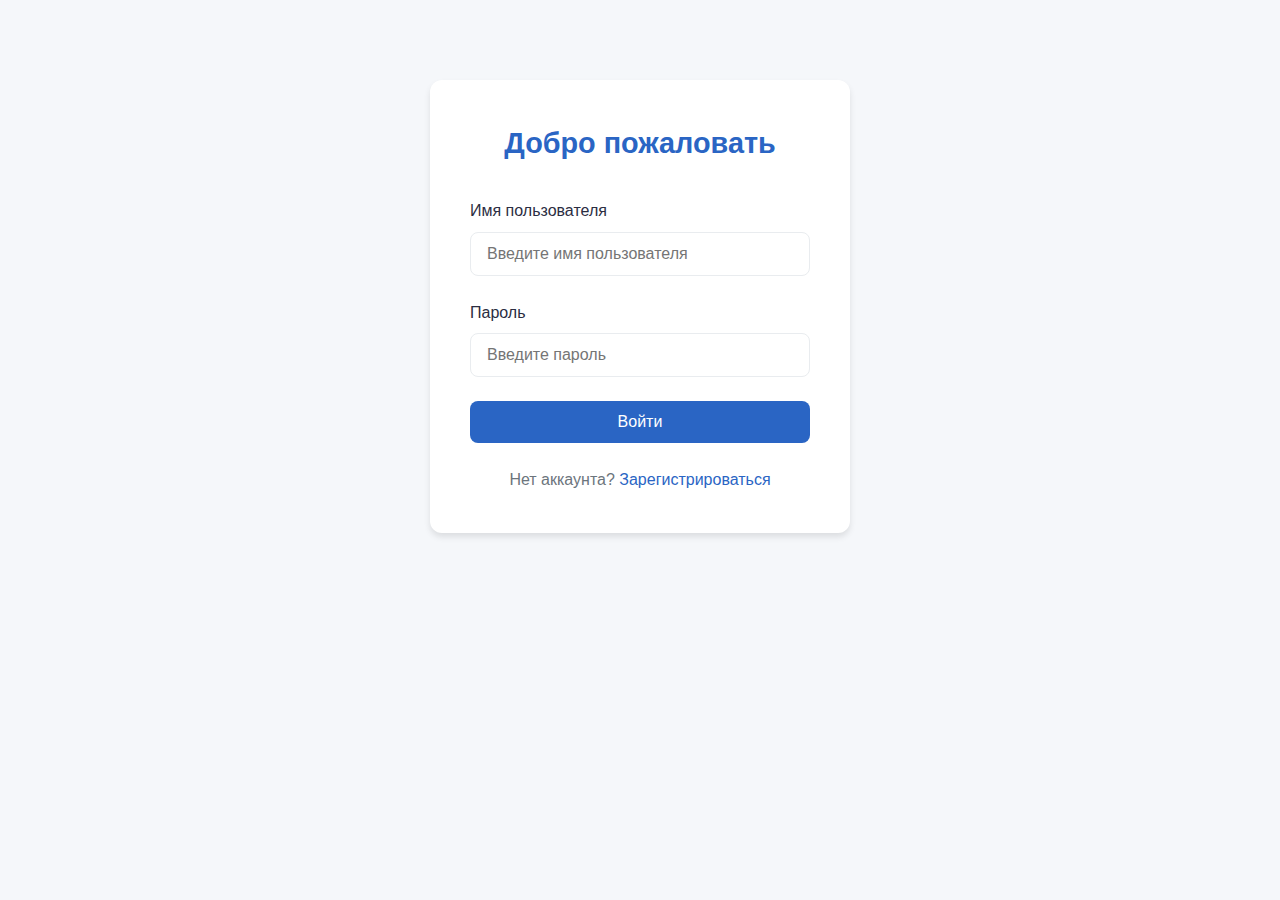
<file: src/main/resources/public/dashboard/index.html>
<!DOCTYPE html>
<html lang="ru">
<head>
    <meta charset="UTF-8">
    <meta name="viewport" content="width=device-width, initial-scale=1.0">
    <title>Dashboard | Система управления тестированием</title>
    <link rel="stylesheet" href="../css/dashboard.css">
</head>
<body>
    <header class="header">
        <div class="container">
            <h1>Система управления тестированием</h1>
            <button id="logoutBtn" class="logout-btn" >Выйти</button>
        </div>
    </header>
    
    <main class="container">
        <div class="tabs">
            <button class="tab-btn active" data-tab="projects">Проекты</button>
            <button class="tab-btn" data-tab="releases">Релизы</button>
            <button class="tab-btn" data-tab="test-plans">Тест-планы</button>
            <button class="tab-btn" data-tab="test-cycles">Тест-циклы</button>
            <button class="tab-btn" data-tab="test-cases">Тест-кейсы</button>
        </div>
        
        <div class="tab-content active" id="projects-tab">
            <button id="createProjectBtn" class="btn btn-primary">Создать проект</button>
            <div id="projectsList" class="items-list"></div>
        </div>
        
        <div class="tab-content" id="releases-tab">
            <button id="createReleaseBtn" class="btn btn-primary">Создать релиз</button>
            <div id="releasesList" class="items-list"></div>
        </div>
        
        <div class="tab-content" id="test-plans-tab">
            <button id="createTestPlanBtn" class="btn btn-primary">Создать тест-план</button>
            <div id="testPlansList" class="items-list"></div>
        </div>
        
        <div class="tab-content" id="test-cycles-tab">
            <button id="createTestCycleBtn" class="btn btn-primary">Создать тест-цикл</button>
            <div id="testCyclesList" class="items-list"></div>
        </div>
        
        <div class="tab-content" id="test-cases-tab">
            <button id="createTestCaseBtn" class="btn btn-primary">Создать тест-кейс</button>
            <div id="testCasesList" class="items-list"></div>
        </div>
    </main>
    
    <!-- Модальные окна для создания сущностей -->
    <div id="modalOverlay" class="modal-overlay" style="display: none;">
        <div class="modal">
            <div class="modal-header">
                <h3 id="modalTitle">Создать</h3>
                <button class="close-btn">&times;</button>
            </div>
            <div class="modal-body" id="modalFormContainer">
                <!-- Формы будут подгружаться динамически -->
            </div>
        </div>
    </div>
    
    <script type="module" src="../js/dashboard.js"></script>
</body>
</html>
</file>
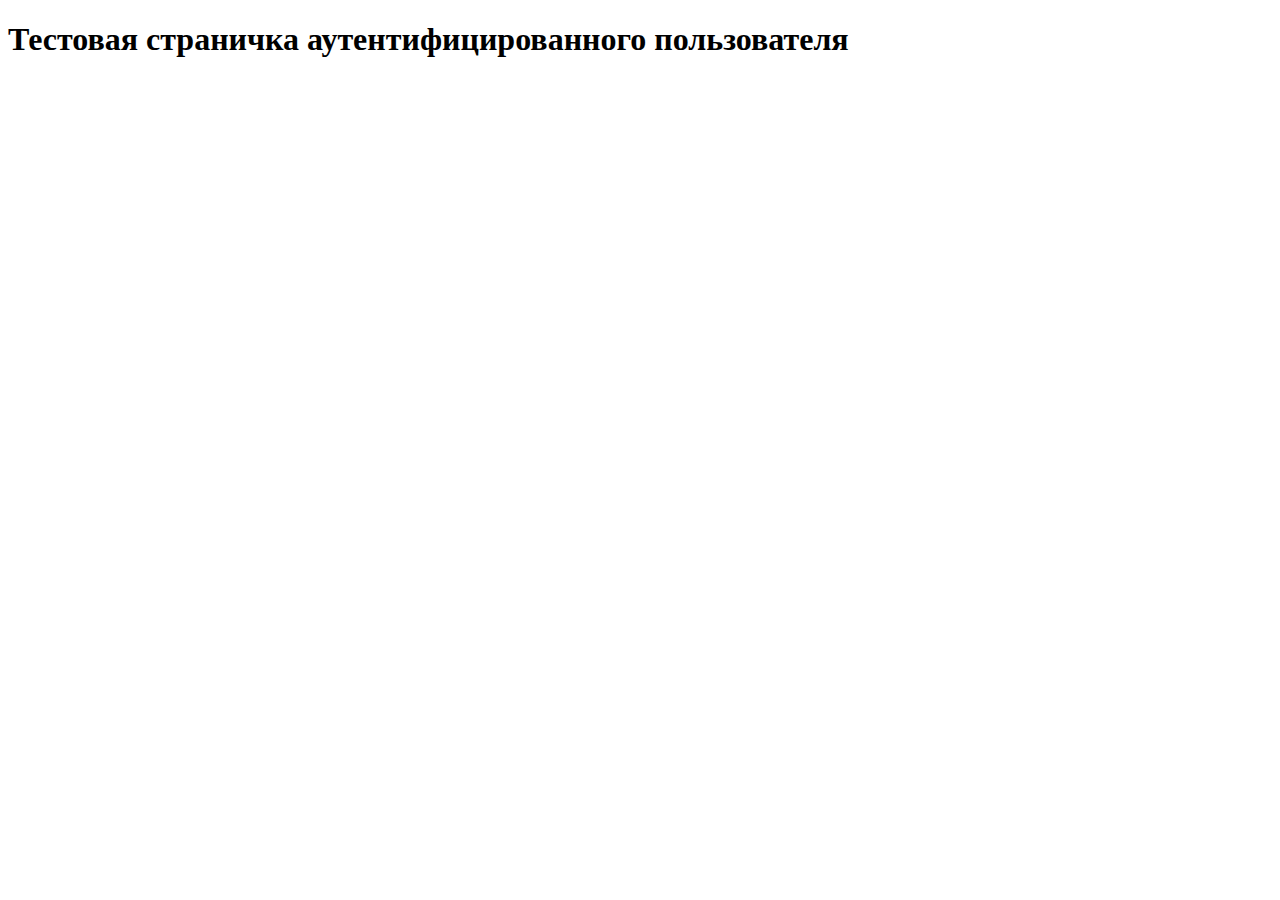
<file: src/main/resources/public/authenticated.html>
<!DOCTYPE html>
<html lang="en">
<head>
    <meta charset="UTF-8">
    <title>Привет, аутентифицированный пользователь!</title>
</head>
<body>
<h1>Тестовая страничка аутентифицированного пользователя</h1>
</body>
</html>
</file>
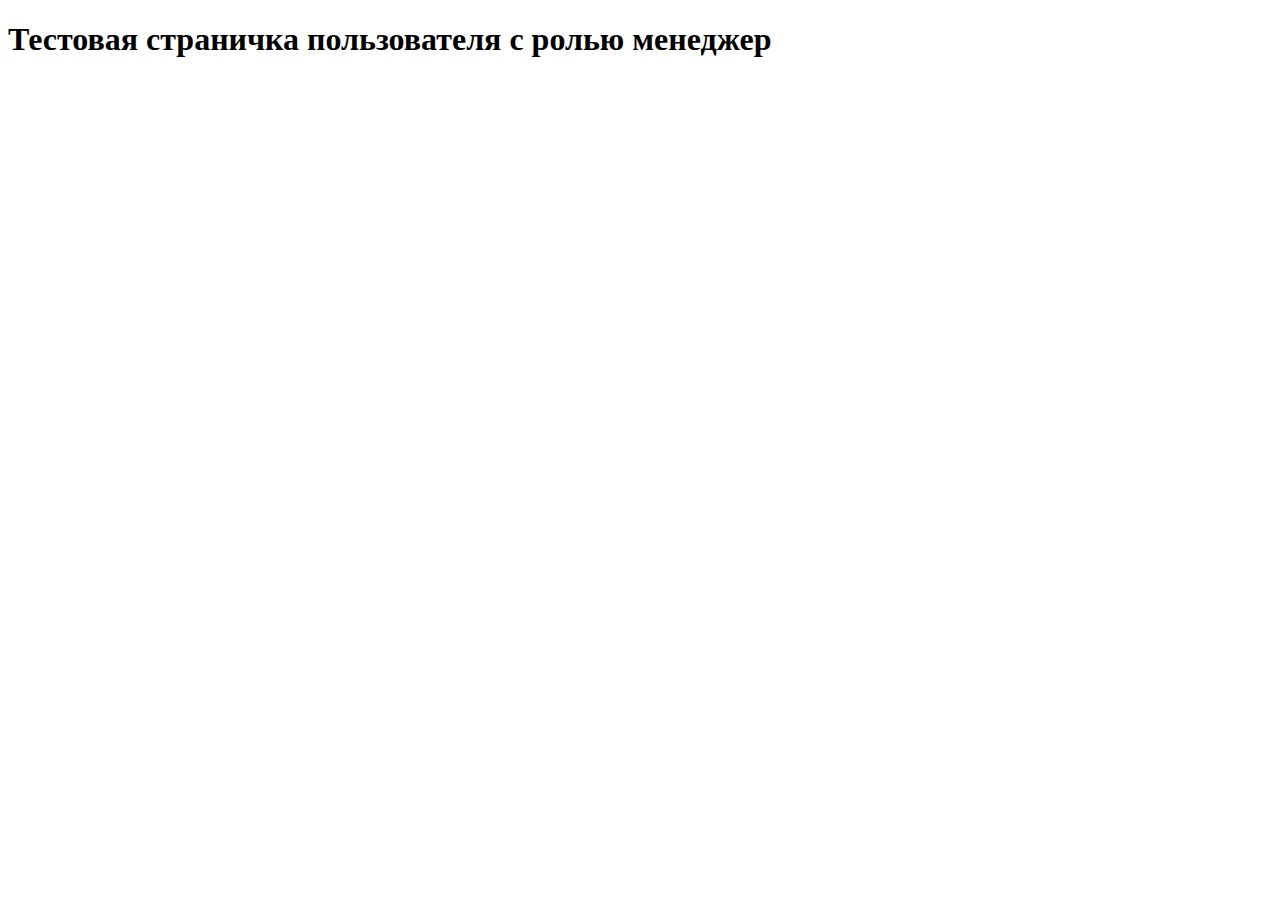
<file: src/main/resources/public/manager.html>
<!DOCTYPE html>
<html lang="en">
<head>
    <meta charset="UTF-8">
    <title>Привет, пользователь с ролью менеджер!</title>
</head>
<body>
<h1>Тестовая страничка пользователя с ролью менеджер</h1>
</body>
</html>
</file>
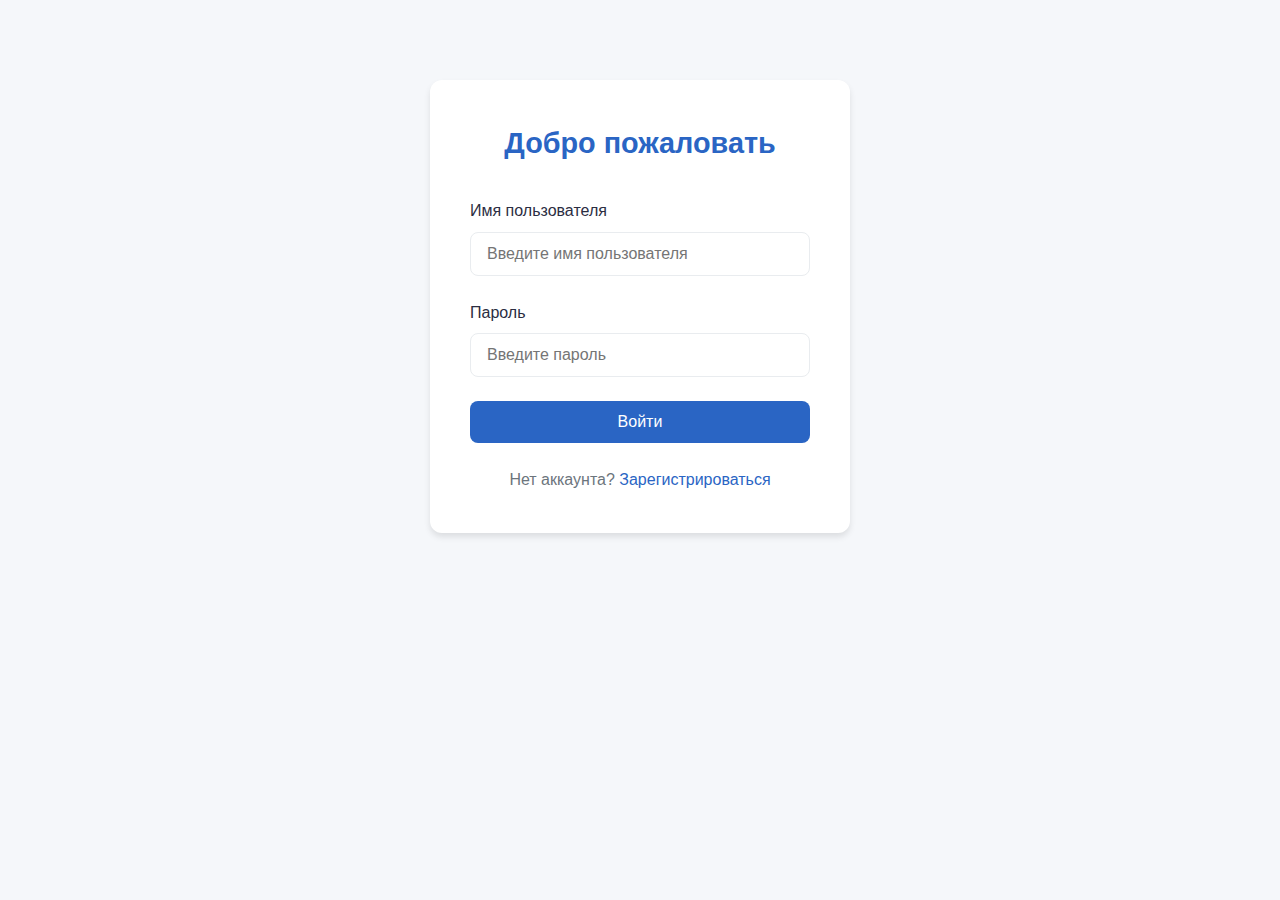
<file: src/main/resources/public/auth/login.html>
<!DOCTYPE html>
<html lang="ru">
<head>
    <meta charset="UTF-8">
    <meta name="viewport" content="width=device-width, initial-scale=1.0">
    <title>Вход | Система управления тестированием</title>
    <link rel="stylesheet" href="../css/auth.css">
</head>
<body>
    <div class="auth-container">
        <div class="auth-header">
            <h2>Добро пожаловать</h2>
            <!-- <p>Введите свои данные для входа в систему</p> -->
        </div>
        
        <form id="loginForm">
            <div class="form-group">
                <label for="username">Имя пользователя</label>
                <input type="text" id="username" class="form-control" placeholder="Введите имя пользователя" required>
            </div>
            
            <div class="form-group">
                <label for="password">Пароль</label>
                <input type="password" id="password" class="form-control" placeholder="Введите пароль" required>
            </div>
            
            <button type="submit" class="btn btn-primary" id="loginBtn">
                <span id="loginText">Войти</span>
            </button>
            
            <div id="errorMessage" class="message error-message" style="display: none;"></div>
        </form>
        
        <div class="auth-footer">
            Нет аккаунта? <a href="register.html">Зарегистрироваться</a>
        </div>
    </div>
    
    <script src="../js/auth/login.js"></script>
</body>
</html>
</file>
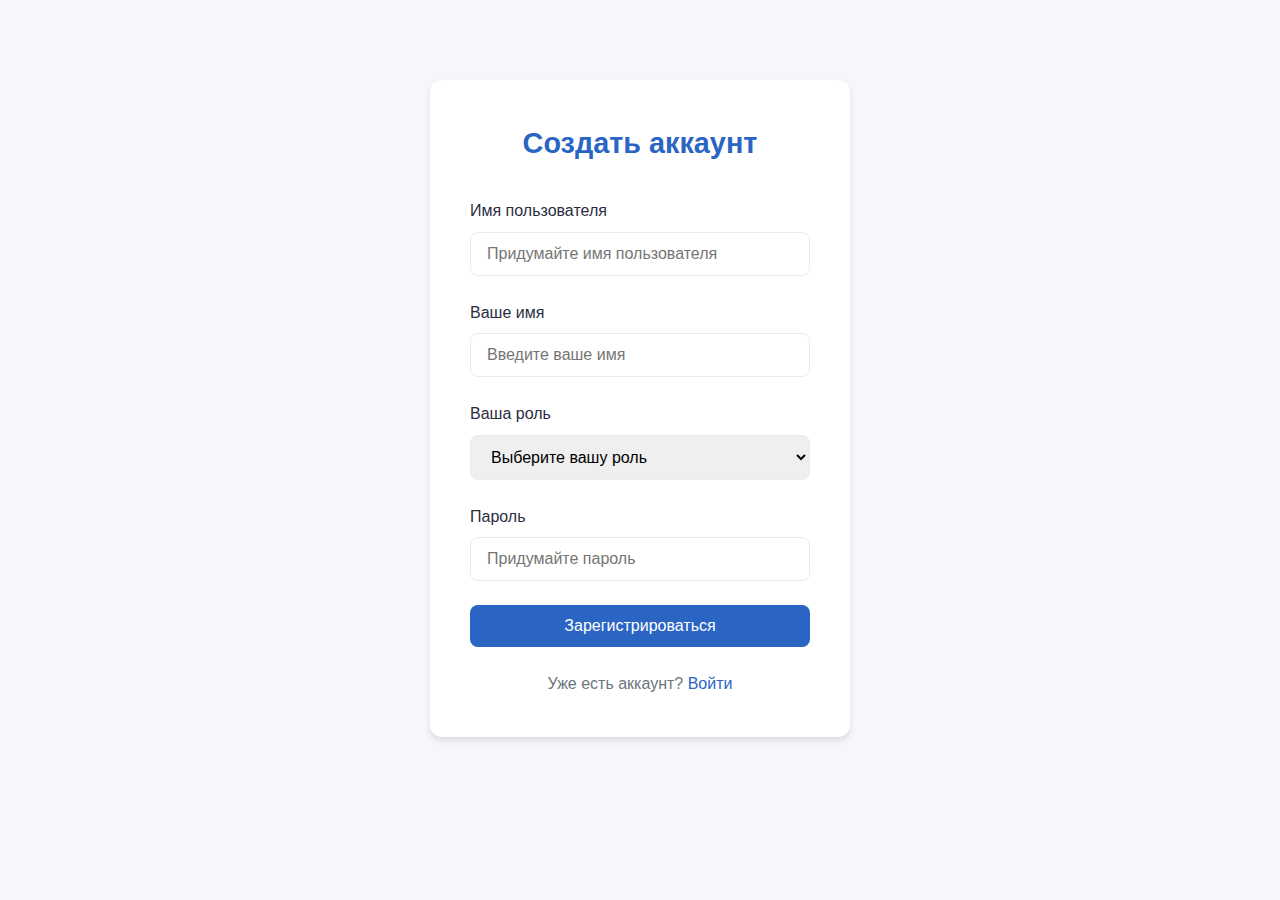
<file: src/main/resources/public/auth/register.html>
<!DOCTYPE html>
<html lang="ru">
<head>
    <meta charset="UTF-8">
    <meta name="viewport" content="width=device-width, initial-scale=1.0">
    <title>Регистрация | Система управления тестированием</title>
    <link rel="stylesheet" href="../css/auth.css">
</head>
<body>
    <div class="auth-container">
        <div class="auth-header">
            <h2>Создать аккаунт</h2>
            <!-- <p>Заполните форму для регистрации</p> -->
        </div>
        
        <form id="registerForm">
            <div class="form-group">
                <label for="username">Имя пользователя</label>
                <input type="text" id="username" class="form-control" placeholder="Придумайте имя пользователя" required>
            </div>
            
            <div class="form-group">
                <label for="name">Ваше имя</label>
                <input type="text" id="name" class="form-control" placeholder="Введите ваше имя" required>
            </div>

            <div class="form-group">
                <label for="role">Ваша роль</label>
                <select id="role" class="form-control" required>
                    <option value="" disabled selected>Выберите вашу роль</option>
                    <option value="ROLE_TEST_MANAGER">Руководитель тестирования</option>
                    <option value="ROLE_TESTER">Тестировщик</option>
                    <option value="ROLE_TEST_ANALYST">Аналитик</option>
                </select>
            </div>

            <div class="form-group">
                <label for="password">Пароль</label>
                <input type="password" id="password" class="form-control" placeholder="Придумайте пароль" required>
            </div>
            
            <button type="submit" class="btn btn-primary" id="registerBtn">
                <span id="registerText">Зарегистрироваться</span>
            </button>
            
            <div id="errorMessage" class="message error-message" style="display: none;"></div>
            <div id="successMessage" class="message success-message" style="display: none;"></div>
        </form>
        
        <div class="auth-footer">
            Уже есть аккаунт? <a href="login.html">Войти</a>
        </div>
    </div>
    
    <script src="../js/auth/register.js"></script>
</body>
</html>
</file>
<file: src/main/resources/public/css/dashboard.css>
/* Общие стили */
body {
    font-family: 'Segoe UI', Tahoma, Geneva, Verdana, sans-serif;
    margin: 0;
    padding: 0;
    background-color: #f5f5f5;
    color: #333;
}

.container {
    max-width: 1200px;
    margin: 0 auto;
    padding: 20px;
}

.header {
    background-color: #2c3e50;
    color: white;
    padding: 15px 0;
    box-shadow: 0 2px 5px rgba(0,0,0,0.1);
}

.header .container {
    display: flex;
    justify-content: space-between;
    align-items: center;
}

.logout-btn {
    background-color: #3498db;
    color: white;
    border: none;
    padding: 8px 15px;
    border-radius: 4px;
    cursor: pointer;
    transition: background-color 0.3s;
}

.logout-btn:hover {
    background-color: #2980b9;
}

/* Табы */
.tabs {
    display: flex;
    margin-bottom: 20px;
    border-bottom: 1px solid #ddd;
}

.tab-btn {
    padding: 10px 20px;
    background: none;
    border: none;
    border-bottom: 3px solid transparent;
    cursor: pointer;
    font-size: 16px;
    transition: all 0.3s;
}

.tab-btn.active {
    border-bottom: 3px solid #3498db;
    color: #3498db;
    font-weight: bold;
}

.tab-btn:hover:not(.active) {
    background-color: #f0f0f0;
}

.tab-content {
    display: none;
}

.tab-content.active {
    display: block;
}

/* Карточки элементов */
.items-list {
    display: grid;
    grid-template-columns: repeat(auto-fill, minmax(300px, 1fr));
    gap: 20px;
    margin-top: 20px;
}

.item-card {
    background-color: white;
    border-radius: 8px;
    padding: 20px;
    box-shadow: 0 2px 5px rgba(0,0,0,0.1);
    transition: transform 0.3s, box-shadow 0.3s;
}

.item-card.active{
    background-color: rgb(196, 239, 205);
    border-radius: 8px;
    padding: 20px;
    box-shadow: 0 2px 5px rgba(0,0,0,0.1);
    transition: transform 0.3s, box-shadow 0.3s;
}

.item-card:hover {
    transform: translateY(-5px);
    box-shadow: 0 5px 15px rgba(0,0,0,0.1);
}

.item-card h4 {
    margin-top: 0;
    color: #2c3e50;
}

.item-actions {
    display: flex;
    gap: 10px;
    margin-top: 15px;
}

/* Кнопки */
.btn {
    padding: 8px 15px;
    border: none;
    border-radius: 4px;
    cursor: pointer;
    font-size: 14px;
    transition: background-color 0.3s;
}

.btn-primary {
    background-color: #3498db;
    color: white;
}

.btn-primary:hover {
    background-color: #2980b9;
}

.btn-edit {
    background-color: #f39c12;
    color: white;
}

.btn-edit:hover {
    background-color: #d35400;
}

.btn-delete {
    background-color: #e74c3c;
    color: white;
}

.btn-delete:hover {
    background-color: #c0392b;
}

.btn-steps {
    background-color: #2ecc71;
    color: white;
}

.btn-steps:hover {
    background-color: #27ae60;
}

/* Модальное окно */
.modal-overlay {
    position: fixed;
    top: 0;
    left: 0;
    right: 0;
    bottom: 0;
    background-color: rgba(0,0,0,0.5);
    display: none;
    justify-content: center;
    align-items: center;
    z-index: 1000;
}

.modal {
    background-color: white;
    border-radius: 8px;
    width: 90%;
    max-width: 500px;
    max-height: 90vh;
    overflow-y: auto;
    box-shadow: 0 5px 15px rgba(0,0,0,0.3);
}

.modal-header {
    padding: 15px 20px;
    border-bottom: 1px solid #eee;
    display: flex;
    justify-content: space-between;
    align-items: center;
}

.modal-header h3 {
    margin: 0;
}

.close-btn {
    background: none;
    border: none;
    font-size: 24px;
    cursor: pointer;
    color: #7f8c8d;
}

.modal-body {
    padding: 20px;
}

/* Формы */
.form-group {
    margin-bottom: 15px;
}

.form-group label {
    display: block;
    margin-bottom: 5px;
    font-weight: bold;
}

.form-control {
    width: 100%;
    padding: 8px 10px;
    border: 1px solid #ddd;
    border-radius: 4px;
    font-size: 14px;
    box-sizing: border-box;
}

textarea.form-control {
    min-height: 100px;
    resize: vertical;
}

/* Шаги тест-кейса */
.steps-container {
    margin-bottom: 20px;
}

.step-card {
    background-color: #f9f9f9;
    border-radius: 6px;
    padding: 15px;
    margin-bottom: 15px;
}

.step-card h5 {
    margin-top: 0;
    color: #3498db;
}

.step-actions {
    display: flex;
    gap: 10px;
    margin-top: 10px;
}

.btn-edit-step {
    background-color: #f39c12;
    color: white;
    padding: 5px 10px;
    font-size: 12px;
}

.btn-delete-step {
    background-color: #e74c3c;
    color: white;
    padding: 5px 10px;
    font-size: 12px;
}

/* Уведомления */
.toast {
    position: fixed;
    bottom: 20px;
    right: 20px;
    padding: 15px 20px;
    border-radius: 4px;
    color: white;
    animation: slideIn 0.3s, fadeOut 0.5s 2.5s forwards;
    z-index: 1001;
}

.toast-success {
    background-color: #2ecc71;
}

.toast-error {
    background-color: #e74c3c;
}

@keyframes slideIn {
    from { transform: translateX(100%); }
    to { transform: translateX(0); }
}

@keyframes fadeOut {
    from { opacity: 1; }
    to { opacity: 0; }
}

/* Адаптивность */
@media (max-width: 768px) {
    .items-list {
        grid-template-columns: 1fr;
    }
    
    .tabs {
        overflow-x: auto;
        white-space: nowrap;
        padding-bottom: 5px;
    }
    
    .tab-btn {
        padding: 10px 15px;
    }
}

.management-container {
    max-height: 60vh;
    overflow-y: auto;
    margin-bottom: 20px;
}

.item-selectable {
    display: flex;
    justify-content: space-between;
    align-items: center;
    padding: 10px;
    border: 1px solid #ddd;
    border-radius: 4px;
    background-color: #f9f9f9;
}

.item-selectable.selected {
    background-color: #e6f7ff;
    border-color: #91d5ff;
}

.btn-toggle {
    margin-left: 10px;
}

.btn-add {
    background-color: #52c41a;
    color: white;
}

.btn-remove {
    background-color: #f5222d;
    color: white;
}

.btn-manage-cycles {
    background-color: #2fa5c9;
    color: white;
}

.btn-manage-cycles:hover {
    background-color: #407c8e;
}

.btn-manage-cases {
    background-color: #2fa5c9;
    color: white;
}

.btn-manage-cases:hover {
    background-color: #407c8e;
}

/* Стили для выполнения тестов */
.execution-controls {
    display: flex;
    gap: 20px;
    margin-bottom: 20px;
}

.execute-form {
    display: flex;
    gap: 10px;
    flex: 1;
}

.execute-form select {
    flex: 1;
}

.history-buttons {
    display: flex;
    gap: 10px;
    margin-bottom: 20px;
}

/* Стили для статистики */
.statistics-filters {
    display: flex;
    gap: 10px;
    margin-bottom: 20px;
}

.statistics-container {
    margin-top: 20px;
}

.statistics-cards {
    display: grid;
    grid-template-columns: repeat(auto-fill, minmax(200px, 1fr));
    gap: 20px;
    margin-bottom: 30px;
}

.statistic-card {
    background: #fff;
    border-radius: 8px;
    padding: 15px;
    box-shadow: 0 2px 4px rgba(0,0,0,0.1);
}

.progress-bar {
    height: 10px;
    background: #e9ecef;
    border-radius: 5px;
    overflow: hidden;
}

.progress-fill {
    height: 100%;
    background: #4CAF50;
    width: 0%;
    transition: width 0.3s ease;
}

.execution-history {
  width: 100%;
  max-width: 100%;
  display: flex;
  flex-direction: column;
  gap: 20px;
  margin-top: 20px;
}

.items-list-execution {
  width: 100%;
  display: flex;
  flex-direction: column;
  gap: 15px;
}

.execution-card, .cycle-execution-card {
  width: 100%;
  box-sizing: border-box;
  border: 1px solid #e0e0e0;
  border-radius: 8px;
  padding: 15px;
  background: white;
  box-shadow: 0 2px 4px rgba(0,0,0,0.1);
}

.card-header {
  display: flex;
  justify-content: space-between;
  margin-bottom: 10px;
  font-weight: bold;
  border-bottom: 1px solid #eee;
  padding-bottom: 8px;
}

.execution-info {
  display: flex;
  justify-content: space-between;
  margin-bottom: 10px;
  font-size: 0.9em;
  color: #666;
}

.execution-status {
  display: flex;
  justify-content: space-between;
  align-items: center;
}

.state {
  padding: 3px 8px;
  border-radius: 4px;
  font-size: 0.8em;
  font-weight: bold;
  text-transform: uppercase;
}

.result {
  font-style: italic;
  color: #555;
}

.execution-stats {
  display: grid;
  grid-template-columns: repeat(5, 1fr);
  gap: 8px;
  margin-top: 10px;
}

.stat {
  text-align: center;
  padding: 5px;
  border-radius: 4px;
}

.stat .count {
  font-weight: bold;
  display: block;
}

.stat .label {
  font-size: 0.7em;
  opacity: 0.8;
}

/* Цвета статусов */
.status-passed { background-color: #e8f5e9; }
.status-failed { background-color: #ffebee; }
.status-blocked { background-color: #fff8e1; }
.status-skipped { background-color: #f5f5f5; }
.status-not_executed { background-color: #e0e0e0; }
.status-in_progress { background-color: #e3f2fd; }

.passed { background-color: #e8f5e9; color: #2e7d32; }
.failed { background-color: #ffebee; color: #c62828; }
.not-executed { background-color: #e0e0e0; color: #424242; }
.skipped { background-color: #f5f5f5; color: #616161; }
.blocked { background-color: #fff8e1; color: #ff8f00; }

.error {
  color: #d32f2f;
  padding: 10px;
  background: #ffebee;
  border-radius: 4px;
}

.no-data {
  color: #666;
  font-style: italic;
}

/* Стили для статистики */
.statistics-filters {
    display: flex;
    gap: 10px;
    margin-bottom: 20px;
    align-items: center;
}

.statistics-container {
    margin-top: 20px;
}

.statistics-grid {
    display: grid;
    grid-template-columns: repeat(auto-fill, minmax(200px, 1fr));
    gap: 20px;
    margin-bottom: 30px;
}

.statistic-card {
    background: #fff;
    border-radius: 8px;
    padding: 15px;
    box-shadow: 0 2px 4px rgba(0,0,0,0.1);
}

.statistic-card h4 {
    margin-top: 0;
    margin-bottom: 10px;
    font-size: 16px;
    color: #555;
}

.statistic-card p {
    font-size: 24px;
    font-weight: bold;
    margin: 10px 0;
    color: #333;
}

.progress-bar {
    height: 10px;
    background: #e9ecef;
    border-radius: 5px;
    overflow: hidden;
}

.progress-fill {
    height: 100%;
    width: 0%;
    transition: width 0.3s ease;
}

.chart-container {
    position: relative;
    height: 300px;
    width: 100%;
    max-width: 600px;
    margin: 20px auto;
}

#statisticsChart {
    width: 100% !important;
    height: 100% !important;
}

/* Стили для модальных окон выполнения */
#executeTestCaseModal .modal,
#executeTestCycleModal .modal {
    max-width: 600px;
    width: 90%;
}

#executeTestCycleModal .form-group {
    margin-bottom: 15px;
}

#executeTestCycleModal input[type="number"] {
    width: 100%;
    padding: 8px;
    border: 1px solid #ddd;
    border-radius: 4px;
}

#requirementId {
    margin-bottom: 5px;
}

#requirementId option {
    padding: 5px;
    border-bottom: 1px solid #eee;
}

#requirementId option:hover {
    background-color: #f5f5f5;
}

#loadRequirementsBtn {
    width: 100%;
    padding: 5px;
    font-size: 0.9em;
}
</file>
<file: src/main/resources/public/css/auth.css>
:root {
    --primary:  #2a65c4;
    --primary-hover: #5a8fe4;
    --error: #ef233c;
    --success: #4cc9f0;
    --text: #2b2d42;
    --light: #f8f9fa;
    --border: #e9ecef;
    --shadow: 0 4px 6px rgba(0, 0, 0, 0.1);
    --transition: all 0.3s ease;
}

* {
    margin: 0;
    padding: 0;
    box-sizing: border-box;
    font-family: 'Segoe UI', Tahoma, Geneva, Verdana, sans-serif;
}

body {
    background-color: #f5f7fa;
    color: var(--text);
    line-height: 1.6;
}

.auth-container {
    max-width: 420px;
    margin: 80px auto;
    padding: 2.5rem;
    background: white;
    border-radius: 12px;
    box-shadow: var(--shadow);
    transition: var(--transition);
}

.auth-header {
    text-align: center;
    margin-bottom: 2rem;
}

.auth-header h2 {
    font-size: 1.8rem;
    font-weight: 600;
    color: var(--primary);
    margin-bottom: 0.5rem;
}

.auth-header p {
    color: #6c757d;
}

.form-group {
    margin-bottom: 1.5rem;
    position: relative;
}

.form-group label {
    display: block;
    margin-bottom: 0.5rem;
    font-weight: 500;
    color: var(--text);
}

.form-control {
    width: 100%;
    padding: 0.75rem 1rem;
    font-size: 1rem;
    border: 1px solid var(--border);
    border-radius: 8px;
    transition: var(--transition);
}

.form-control:focus {
    border-color: var(--primary);
    outline: none;
    box-shadow: 0 0 0 3px rgba(67, 97, 238, 0.2);
}

.btn {
    display: inline-block;
    width: 100%;
    padding: 0.75rem;
    font-size: 1rem;
    font-weight: 500;
    text-align: center;
    border: none;
    border-radius: 8px;
    cursor: pointer;
    transition: var(--transition);
}

.btn-primary {
    background-color: var(--primary);
    color: white;
}

.btn-primary:hover {
    background-color: var(--primary-hover);
    transform: translateY(-2px);
}

.auth-footer {
    text-align: center;
    margin-top: 1.5rem;
    color: #6c757d;
}

.auth-footer a {
    color: var(--primary);
    text-decoration: none;
    font-weight: 500;
}

.auth-footer a:hover {
    text-decoration: underline;
}

.message {
    padding: 0.75rem 1rem;
    margin: 1rem 0;
    border-radius: 8px;
    font-size: 0.9rem;
}

.error-message {
    background-color: rgba(239, 35, 60, 0.1);
    color: var(--error);
    border-left: 3px solid var(--error);
}

.success-message {
    background-color: rgba(76, 201, 240, 0.1);
    color: var(--success);
    border-left: 3px solid var(--success);
}

.loading {
    display: inline-block;
    width: 20px;
    height: 20px;
    border: 3px solid rgba(255, 255, 255, 0.3);
    border-radius: 50%;
    border-top-color: white;
    animation: spin 1s ease-in-out infinite;
    margin-right: 8px;
}

@keyframes spin {
    to { transform: rotate(360deg); }
}
</file>
